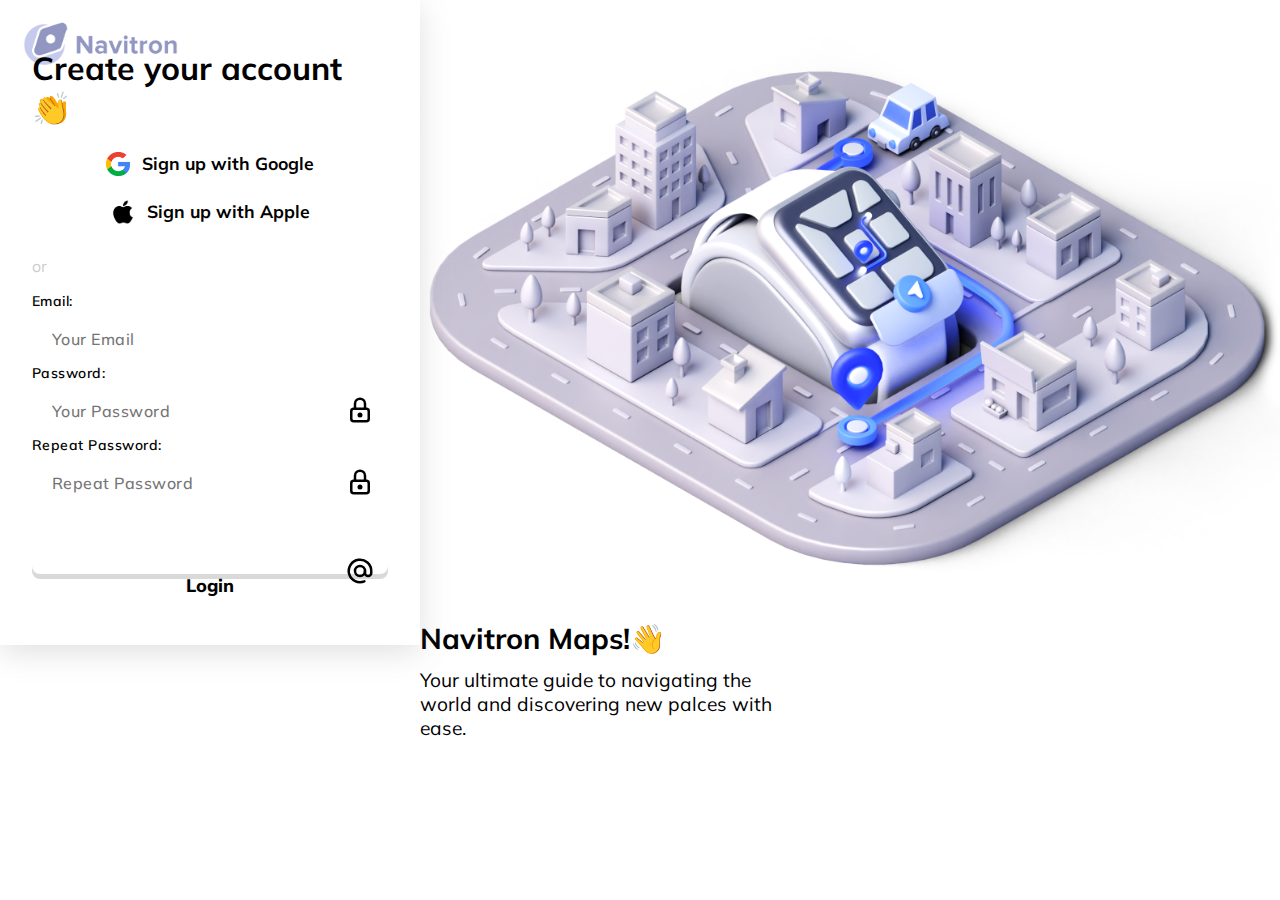
<file: Sample Signup Page/index.html>
<DOCTYPE html>
    <html lang="en">

<head>
    <meta charset="UTF-8">
    <title>Signup Example</title>
    <link rel="stylesheet" href="style.css">
</head>

<body>
    <div class="form-wrapper">
        <div class="form-side">
            <a href="#" title="Logo">
                <img class="logo" src="assets/logo.png" alt="Logo">
            </a>
            <form class="my-form">
                <div class="login-welcom-row">
                <h1>Create your account &#x1F44F;</h1>
                </div>
                <div class="socials-row">
                    <a href="#" title="Use Google">
                        <img src="assets/google.png" alt="Google">
                        Sign up with Google
                    </a>
                    <a href="#" title="Use Apple">
                        <img src="assets/apple.png" alt="Apple">
                        Sign up with Apple
                    </a>
                </div>
                <div class="divider">
                    <span class="divider-line"></span>
                    or
                    <span class="divider-line"></span>
                </div>
                <div class="text-field">
                    <label for="email">Email:
                        <input type="email" id="email"  name="email" autocomplete="off" placeholder="Your Email" required>
                        <svg xmlns="http://www.w3.org/2000/svg" width="24" height="24" viewBox="0 0 24 24"
                            stroke-width="2" stroke="currentColor" fill="none" stroke-linecap="round"
                            stroke-linejoin="round">
                            <path stroke="none" d="M0 0h24v24H0z" fill="none"></path>
                            <path d="M12 12m-4 0a4 4 0 1 0 8 0a4 4 0 1 0 -8 0"></path>
                            <path d="M16 12v1.5a2.5 2.5 0 0 0 5 0v-1.5a9 9 0 1 0 -5.5 8.28"></path>
                        </svg>
                    </label>
                <div class="text-field">
                    <label for="password">Password:
                    <input id="password" type="password" name="password" placeholder="Your Password" title="Minimum 6 characters at least 1 alphabet and 1 Number"
                    pattern="^(?=.*[A-Za-z])(?=.*\d)[A-Za-z\d]{6,}$" required>
                    <svg xmlns="http://www.w3.org/2000/svg" width="24" height="24" viewBox="0 0 24 24"
                        stroke-width="2" stroke="currentColor" fill="none" stroke-linecap="round"
                     stroke-linejoin="round">
                        <path stroke="none" d="M0 0h24v24H0z" fill="none"></path>
                        <path d="M5 13a2 2 0 0 1 2 -2h10a2 2 0 0 1 2 2v6a2 2 0 0 1 -2 2h-10a2 2 0 0 1 -2 -2v-6z"></path>
                        <path d="M11 16a1 1 0 1 0 2 0a1 1 0 0 0 -2 0"></path>
                        <path d="M8 11v-4a4 4 0 1 1 8 0v4"></path>
                     </svg>
                    </label>
                </div>
                <div class="text-field">
                    <label for="confirm-password">Repeat Password:
                        <input id="confirm-password" type="password" name="password" placeholder="Repeat Password"
                            title="Minimum 6 characters at least 1 Alphabet and 1 Number"
                            pattern="^(?=.*[A-Za-z])(?=.*\d)[A-Za-z\d]{6,}$" required>
                        <svg xmlns="http://www.w3.org/2000/svg" width="24" height="24" viewBox="0 0 24 24"
                            stroke-width="2" stroke="currentColor" fill="none" stroke-linecap="round"
                            stroke-linejoin="round">
                            <path stroke="none" d="M0 0h24v24H0z" fill="none"></path>
                            <path d="M5 13a2 2 0 0 1 2 -2h10a2 2 0 0 1 2 2v6a2 2 0 0 1 -2 2h-10a2 2 0 0 1 -2 -2v-6z"></path>
                            <path d="M11 16a1 1 0 1 0 2 0a1 1 0 0 0 -2 0"></path>
                            <path d="M8 11v-4a4 4 0 1 1 8 0v4"></path>
                        </svg>
                    </label>
                </div>
                <button class="my-form__button" type="submit">
                    Sign up
                </button>
                <div class="my-form__signup">
                    <a href="#" title="Login">
                        Login
                    </a>
                </div>
            </div>
         </form>
    </div>
    <div class="info-side">
        <img src="assets/mock.png" alt="Mock" class="mockup" />
        <div class="welcome-message">
            <h2>Navitron Maps!👋</h2>
            <p>
                Your ultimate guide to navigating the world and discovering new palces with ease.
            </p>
        </div>
    </div>
    </div>
    <script src="script.js"></script>
</body
</file>
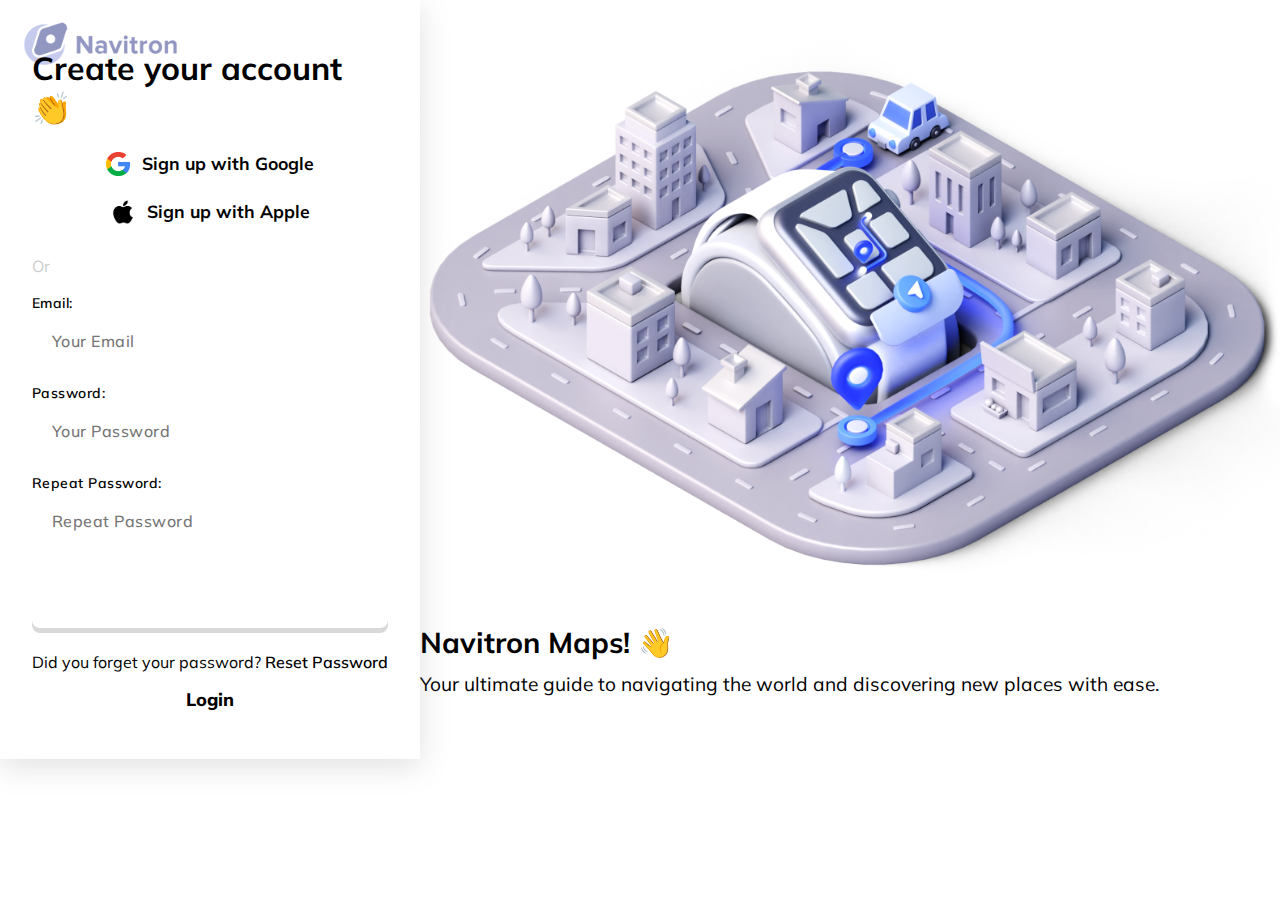
<file: Sample Signup Page/index_socials.html>
<!DOCTYPE html>
<html lang="en">

<head>
    <meta charset="UTF-8">
    <title>Signup Example</title>
    <link rel="stylesheet" href="style.css">
</head>

<body>
    <div class="form-wrapper">
        <div class="form-side">
            <a href="#" title="Logo">
                <img class="logo" src="assets/logo.png" alt="Logo">
            </a>
            <form class="my-form">
                <div class="login-welcome-row">
                    <h1>Create your account &#x1F44F;</h1>
                </div>
                <div class="socials-row">
                    <a href="#" title="Use Google">
                        <img src="assets/google.png" alt="Google">
                        Sign up with Google
                    </a>
                    <a href="#" title="Use Apple">
                        <img src="assets/apple.png" alt="Apple">
                        Sign up with Apple
                    </a>
                </div>
                <div class="divider">
                    <span class="divider-line"></span>
                    Or
                    <span class="divider-line"></span>
                </div>
                <div class="text-field">
                    <label for="email">Email:
                        <input type="email" id="email" name="email" autocomplete="off" placeholder="Your Email"
                            required>
                        <!-- svg icon -->
                    </label>
                </div>
                <div class="text-field">
                    <label for="password">Password:
                        <input id="password" type="password" name="password" placeholder="Your Password" title="Minimum 6 characters at 
                                                        least 1 Alphabet and 1 Number"
                            pattern="^(?=.*[A-Za-z])(?=.*\d)[A-Za-z\d]{6,}$" required>
                        <!-- svg icon -->
                    </label>
                </div>
                <div class="text-field">
                    <label for="confirm-password">Repeat Password:
                        <input id="confirm-password" type="password" name="password" placeholder="Repeat Password"
                            title="Minimum 6 characters at east 1 Alphabet and 1 Number"
                            pattern="^(?=.*[A-Za-z])(?=.*\d)[A-Za-z\d]{6,}$" required>
                        <!-- svg icon -->
                    </label>
                </div>
                <button class="my-form__button" type="submit">
                    Sign up
                </button>
                <div class="my-form__actions">
                    <div class="my-form__row">
                        <span>Did you forget your password?</span>
                        <a href="#" title="Reset Password">
                            Reset Password
                        </a>
                    </div>
                    <div class="my-form__signup">
                        <a href="#" title="Login">
                            Login
                        </a>
                    </div>
                </div>
            </form>
        </div>
        <div class="info-side">
            <img src="assets/mock.png" alt="Mock" class="mockup" />
            <div class="welcome-message">
                <h2>Navitron Maps! 👋</h2>
                <p>
                    Your ultimate guide to navigating the world
                    and discovering new places with ease.
                </p>
            </div>
        </div>
    </div>
    <script src="script.js"></script>
</body>

</html>
</file>
<file: Sample Signup Page/style.css>
@import url('https://fonts.googleapis.com/css2?family=Mulish&display=swap');

;:root {
    --primary: #4978F0;
    --primary-light: #E1EEF5;
    --secondary: #1D1D1D;
    --background: #F4F1FF;
    --text: #1F2346;
}

body {
    font-size: 16px;
}

*{
    margin: 0;
    padding: 0;
    box-sizing: border-box;
    font-family: Mulish;
}

.socials-row img {
    width: 24px;
    height: 24px;
}

.socials-row>a {
    padding: 8px;
    border-radius: 8px;
    width: 100%;
    min-height: 48px;
    display: flex;
    gap: 12px;
    justify-content: center;
    align-items: centre;   
    text-decoration: none;
    font-size: 1.1rem;
    color: var(--text);
    padding: 8px;
    border: 1px solid var(--primary-light);
    font-weight: 700;
}

.socials-row>a:hover {
    border: 1px solid var(--primary);
}

.divider {
    display: flex;
    flex-direction: row;
    color: var(--secondary);
    opacity: .2;
}

.form-wrapper {
    position: relative;
    display: grid;
    grid-template-columns: 4fr 3fr;
    margin: 0 auto;
}

.form.side {
    padding: 188px 32px 48px 32px;
    color: #401B3D;
    display: flex;
    overflow: hidden;
    flex-direction: column;
    justify-content: start;
    align-items: centre;
    flex-grow: 1;
    background-color: var(--background);
}

.info-side h2 {
    margin-top: 48px;
    color: var(--text);
    font-size: 1.8rem;
    margin-bottom: 12px;
}

.info-side p {
    font-size: 1.2rem;
}

.info-side img {
    max-width: 860px;

}
.welcome-message {
    max-width: 360;
}

.logo {
    height: 48px;
    position: absolute;
    top: 20px;
    left: 20px;
}

.my-form {
    display: flex;
    flex-direction: column;
    justify-content: start;
    position: relative;
    gap: 16px;
    max-width: 460px;
    width: 100%;
    padding: 48px 32px;
    height: fit-content;
    box-shadow: rgba(100, 100, 111, 0.2) 0px 7px 29px 0px;
}

.form-welcome {
    height: 80px;
    width: 80px;
    border-radius: 50%;
    object-fit: cover;
}

.form-welcome-row {
    display: flex;
    width: 100%;
    flex-direction: column;
    gap: 8px;
}

.my-form__button {
    background-color: var(--primary);
    color: white;
    white-space: nowrap;
    border: none;
    display: flex;
    justify-content: center;
    align-items: center;
    margin-top: 16px;
    line-height: 50px;
    outline: none;
    font-size: 18px;   
    letter-spacing: .025em;
    text-decoration: none;
    cursor: pointer;
    font-weight: 800;
    min-height: 50px;
    width: 100%;
    border-radius: 8px;
    box-shadow: 0 5px rgba(0, 0, 0, .15);
    transition: all .3s ease;
    -webkit-transition: all .3s ease;  
}

.my-form__actions {
    display: flex;
    flex-direction: column;
    color: var(--secondary);
    gap: 16px;
    margin-top: 8px;
}

.my-form__actions a {
    color: var(--secondary);
    font-weight: 600;
    text-decoration: none;
}

.my-form__actions a:hover {
    text-decoration: underline;
}

.my-form__row {
    display: flex;
    justify-content: space-between;
}

.my-form__signup {
    display: flex;
    justify-content: center;
}

.my-form__signup a {
    color: var(--primary);
    font-weight: 800;
    text-decoration: none;
    font-size: 18px;
}

.my-form__signup a:hover {
    text-decoration: underline;
}

.text-field input {
    color: var(--secondary);
    font-size: 16px;
    font-weight: 500;
    max-width: 100%;
    width: 100%;
    border: 1px solid var(--secondary);
    height: 50px;
    letter-spacing: .03rem;
    background-color: transparent;
    outline: none;
    transition: .25s;
    border-radius: 8px;
    text-indent: 20px;
    margin-top: 4px;
}

.text-field label:focus-within {
    color: var(--primary);
}

.text-field {
    position: relative;
}

.text-field svg {
    position: absolute;
    right: -2px;
    bottom: -4px;
    width: 30px;
    height: 30px;
    transform: translate(-50%, -50%);
    transform-origin: centre;   
}

.text-field input:focus {
    border: 1px solid var(--primary);
}

.text-field input:focus+svg {
    stroke: var(--primary);
}

.text-field label {
    color: var(--secondary);
    font-size: 14px;
    font-weight: 600;
    letter-spacing: .03rem;
    z-index: 10;
}

@media (max-width: 640px) {
    .form-wrapper {
        grid-template-columns: 1fr;
        height: 100vh;
    }

    .info-side {
        flex-direction: column-reverse;
        padding: 48px 48px 48px 32px;
    }
}
</file>
